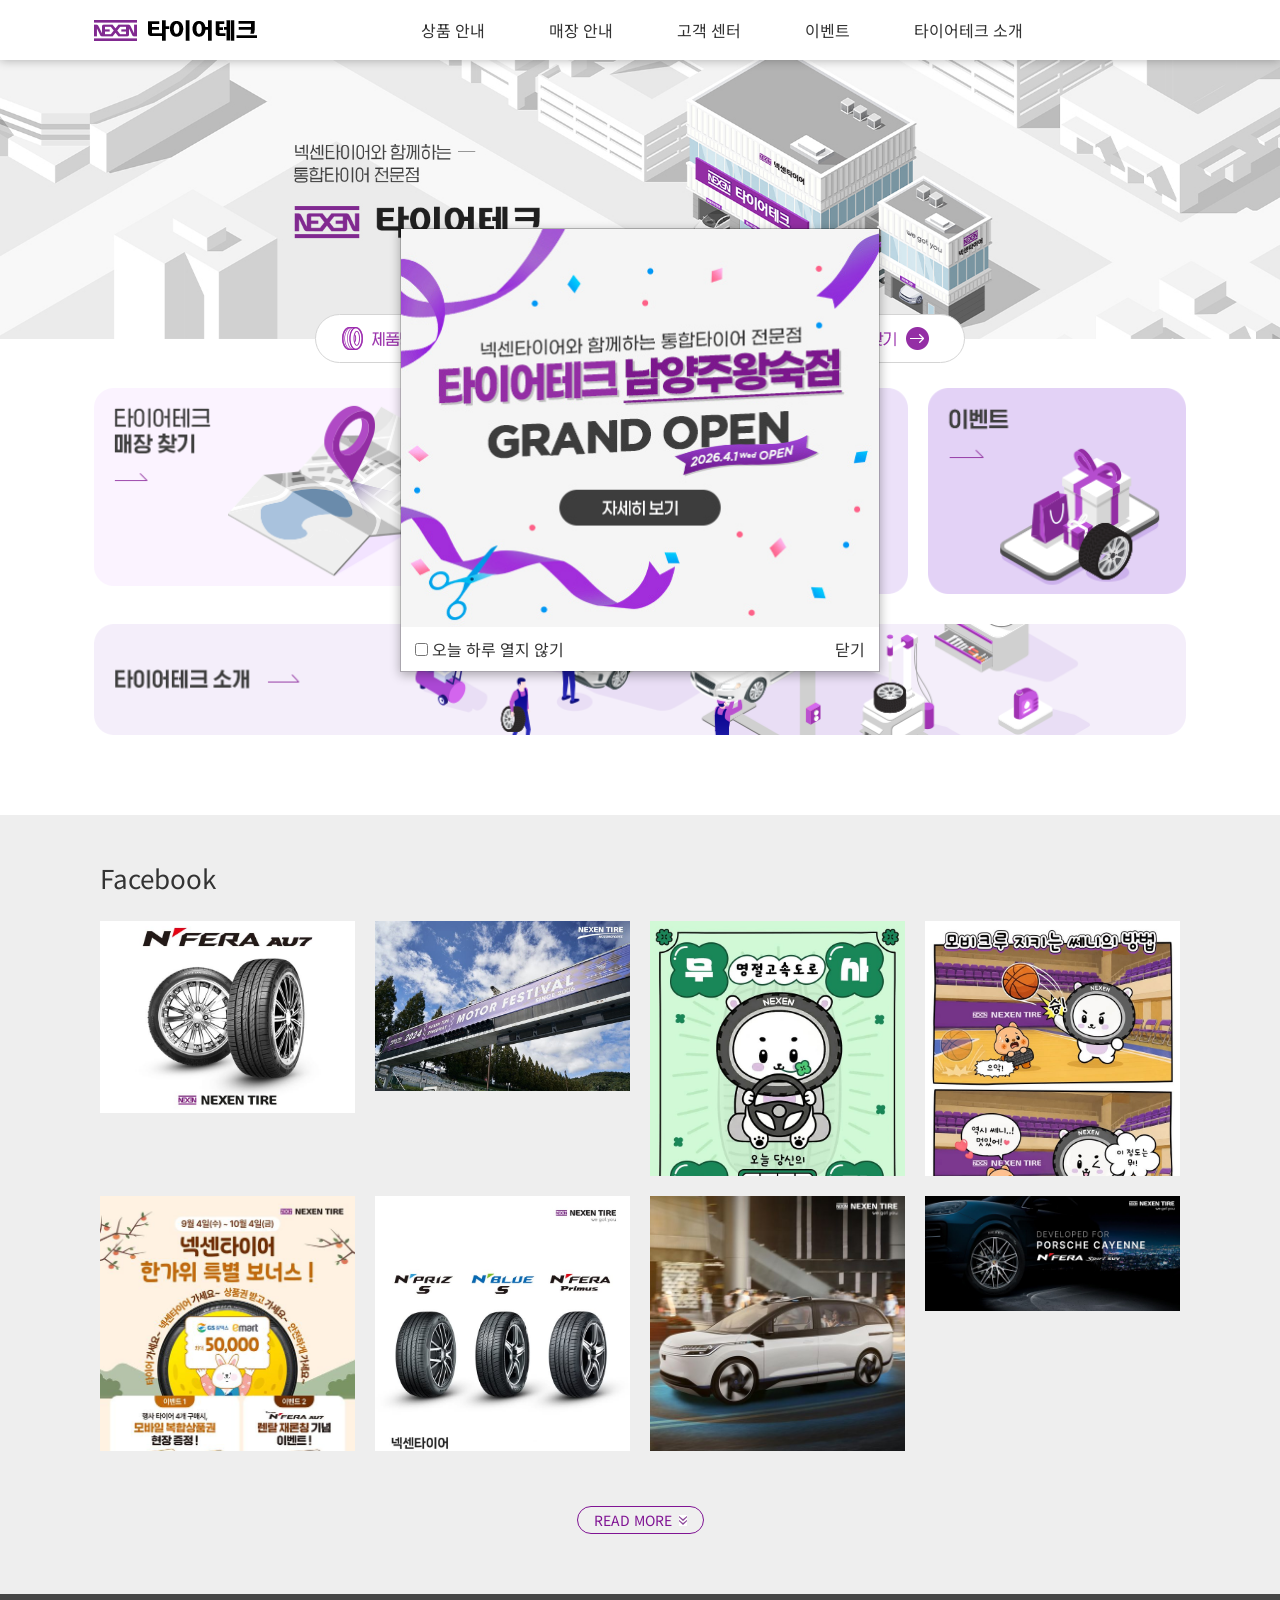
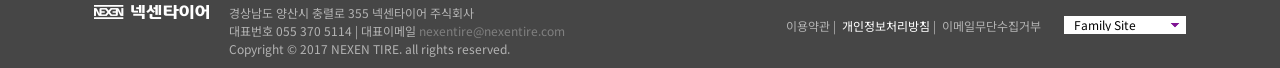
<file: index.html>
<!DOCTYPE html>
<html lang="ko">
<head>
  <meta charset="UTF-8">
  <meta name="viewport" content="width=device-width, initial-scale=1.0">
  <title>Tire-tech</title>
  <link rel="stylesheet" href="css/style.css">
  <script src="script/main.js" defer></script>
  <script src="script/index.js" defer></script>
</head>
<body>
  <div id="header_container">
    <header>
      <h1><a href="index.html">타이어테크</a></h1>
      <button class="trigger">
        <span class="bar"></span>
        <span class="bar"></span>
        <span class="bar"></span>
      </button>
      <nav class="gnb">
        <ul class="navList">
          <li>
            <a href="#" class="mainBtn">
              <span>상품 안내</span>
              <div class="icon"></div>
            </a>
            <ul class="sub">
              <li><a href="product1.html">내 차에 맞는 <br>타이어 찾기</a></li>
              <li><a href="product2.html">승용차용</a></li>
              <li><a href="product3.html">SUV용</a></li>
              <li><a href="product4.html">전기차용</a></li>
              <li><a href="product5.html">VAN & 소형트럭용</a></li>
              <li><a href="product6.html">겨울용</a></li>
              <li><a href="product7.html">보증제 안내</a></li>
            </ul>
          </li>
          <li>
            <a href="#" class="mainBtn">
              <span>매장 안내</span>
              <div class="icon"></div>
            </a>
            <ul class="sub">
              <li><a href="shop.html">매장 찾기</a></li>
              <li><a href="shop.html">신규 매장 안내</a></li>
              <li><a href="shop.html">우수 매장 안내</a></li>
            </ul>
          </li>
          <li>
            <a href="#" class="mainBtn">
              <span>고객 센터</span>
              <div class="icon"></div>
            </a>
            <ul class="sub">
              <li><a href="center.html">공지</a></li>
              <li><a href="center.html">고객 문의</a></li>
              <li><a href="center.html">타이어 상식</a></li>
              <li><a href="center.html">타이어 <br>자가 진단</a></li>
            </ul>
          </li>
          <li>
            <a href="event.html" class="mainBtn">
              <span>이벤트</span>
              <div class="icon"></div>
            </a>
            <ul class="sub">
              <li><a href="event.html">이벤트</a></li>
            </ul>
          </li>
          <li>
            <a href="about.html" class="mainBtn">
              <span>타이어테크 소개</span>
              <div class="icon"></div>
            </a>
            <ul class="sub">
              <li><a href="about.html">이벤트</a></li>
              <li><a href="about.html">가맹점 <br>개설 안내</a></li>
              <li><a href="about.html">광고/홍보</a></li>
            </ul>
          </li>
        </ul>
      </nav>
    </header>
    <div class="sub_shadow"></div>
  </div>

  <div id="visual">
    <img src="img/keyvisual2.jpg" alt="desktop 이미지" class="desktop">
    <img src="img/m_keyvisual.jpg" alt="mobile 이미지" class="mobile">
  </div>

  <main id="main_container">
    <section class="search_wrap">
      <article class="search">
        <ul>
          <li>
            <a href="#">
              <img src="img/find_01.png" alt="d제품명으로 찾기" class="desktop">
              <img src="img/m_find_01.png" alt="m제품명으로 찾기" class="mobile">
            </a>
          </li>
          <li>
            <a href="#">
              <img src="img/find_02.png" alt="d차종으로 찾기" class="desktop">
              <img src="img/m_find_02.png" alt="m차종으로 찾기" class="mobile">
            </a>
          </li>
          <li>
            <a href="#">
              <img src="img/find_03.png" alt="d사이즈로 찾기" class="desktop">
              <img src="img/m_find_03.png" alt="m사이즈로 찾기" class="mobile">
            </a>
          </li>
        </ul>
      </article>
    </section>
    <section class="service_wrap">
      <div class="service">
        <article class="service_item1">
          <a href="#">
            <img src="img/block3_01.png" alt="d매장찾기" class="desktop">
            <img src="img/m_block3_01.png" alt="m매장찾기" class="mobile">
          </a>
        </article>
        <article class="service_item2">
          <a href="#">
            <img src="img/block3_02.png" alt="d고객문의" class="desktop">
            <img src="img/m_block3_02.png" alt="m고객문의" class="mobile">
          </a>
        </article>
        <article class="service_item3">
          <a href="event.html">
            <img src="img/block3_03.png" alt="d이벤트" class="desktop">
            <img src="img/m_block3_03.png" alt="m이벤트" class="mobile">
          </a>
        </article>
        <article class="service_item4">
          <a href="about.html">
            <img src="img/block3_04.png" alt="d소개" class="desktop">
            <img src="img/m_block3_04.png" alt="m소개" class="mobile">
          </a>
        </article>
      </div>
    </section>
  </main>

  <div id="sns_container">
    <div class="sns">
      <h3>Facebook</h3>
      <ul class="item_wrap">
        <li class="item">
          <a href="#">
            <figure><img src="img/sns/sns01.jpg" alt=""></figure>
          </a>
        </li>
        <li class="item">
          <a href="#">
            <figure><img src="img/sns/sns02.jpg" alt=""></figure>
          </a>
        </li>
        <li class="item">
          <a href="#">
            <figure><img src="img/sns/sns03.jpg" alt=""></figure>
          </a>
        </li>
        <li class="item">
          <a href="#">
            <figure><img src="img/sns/sns04.jpg" alt=""></figure>
          </a>
        </li>
        <li class="item">
          <a href="#">
            <figure><img src="img/sns/sns05.jpg" alt=""></figure>
          </a>
        </li>
        <li class="item">
          <a href="#">
            <figure><img src="img/sns/sns06.jpg" alt=""></figure>
          </a>
        </li>
        <li class="item">
          <a href="#">
            <figure><img src="img/sns/sns07.jpg" alt=""></figure>
          </a>
        </li>
        <li class="item">
          <a href="#">
            <figure><img src="img/sns/sns08.jpg" alt=""></figure>
          </a>
        </li>
      </ul>
      <div class="more">
        <button class="moreBtn">
          <span>READ MORE</span>
        </button>
      </div>
      <ul class="item_wrap itemWrap2">
        <li class="item">
          <a href="#">
            <figure><img src="img/sns/sns01.jpg" alt=""></figure>
          </a>
        </li>
        <li class="item">
          <a href="#">
            <figure><img src="img/sns/sns02.jpg" alt=""></figure>
          </a>
        </li>
        <li class="item">
          <a href="#">
            <figure><img src="img/sns/sns03.jpg" alt=""></figure>
          </a>
        </li>
        <li class="item">
          <a href="#">
            <figure><img src="img/sns/sns04.jpg" alt=""></figure>
          </a>
        </li>
        <li class="item">
          <a href="#">
            <figure><img src="img/sns/sns05.jpg" alt=""></figure>
          </a>
        </li>
        <li class="item">
          <a href="#">
            <figure><img src="img/sns/sns06.jpg" alt=""></figure>
          </a>
        </li>
        <li class="item">
          <a href="#">
            <figure><img src="img/sns/sns07.jpg" alt=""></figure>
          </a>
        </li>
        <li class="item">
          <a href="#">
            <figure><img src="img/sns/sns08.jpg" alt=""></figure>
          </a>
        </li>
      </ul>
    </div>
  </div>

  <div id="footer_container">
    <footer>
      <div class="logo">
        <img src="img/footer_logo.png" alt="타이어테크-푸터">
      </div>
      <div class="info">
        경상남도 양산시 충렬로 355 넥센타이어 주식회사<br>
        대표번호 055 370 5114 | 대표이메일 <a href="nexentire@nexentire.com">nexentire@nexentire.com</a><br>
        Copyright &copy; 2017 NEXEN TIRE. all rights reserved.<br>
      </div>
      <div class="familSite_wrap">
        <select id="fam" onchange=" if(this.value != '')window.open( this.value ); ">
					<option value="">Family Site</option>
					<option value="http://www.nexentire.com/">넥센타이어</option>
					<option value="http://www.tirerental.co.kr">넥스트레벨</option>
					<option value="http://www.nexencorp.co.kr/">㈜넥센</option>
					<option value="http://www.knn.co.kr/">KNN</option>
					<option value="http://www.facebook.com/nexentire.korea">넥센타이어 페이스북</option>
					<option value="http://www.youtube.com/user/nexentireglobal">넥센타이어 유튜브</option>
				</select>
      </div>
      <div class="link_wrap">
        <a href="#">이용약관</a>|
        <a href="#">개인정보처리방침</a>|
        <a href="#">이메일무단수집거부</a>
      </div>
    </footer>
  </div>

  <div id="popup">
    <div class="popup_content">
      <figure>
        <img src="img/banner1.jpg" alt="">
      </figure>
      <div class="popup_footer">
        <label>
          <input type="checkbox"> 오늘 하루 열지 않기
        </label>
        <a href="#" class="popup_close">닫기</a>
      </div>
    </div>
  </div>
</body>
</html>
</file>
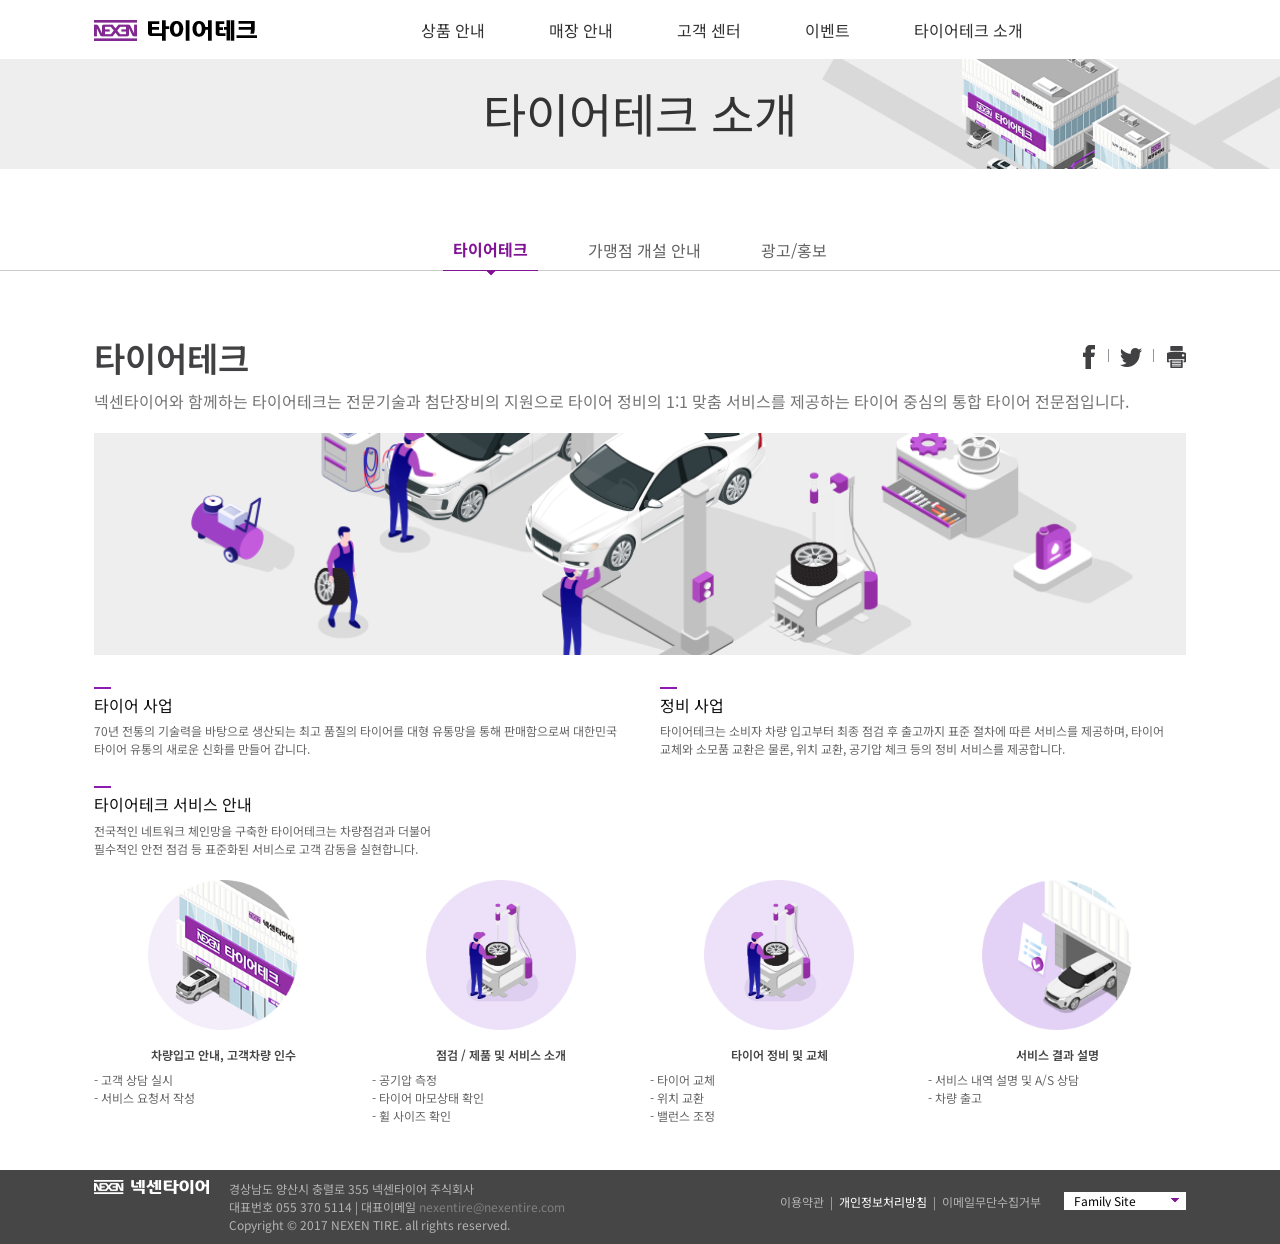
<file: about.html>
<!DOCTYPE html>
<html lang="ko">
<head>
  <meta charset="UTF-8">
  <meta name="viewport" content="width=device-width, initial-scale=1.0">
  <title>타이어테크 소개::Tire-tech</title>
  <link rel="stylesheet" href="css/style.css">
  <script src="script/main.js" defer></script>

</head>
<body>
  <div id="header_container">
    <header>
      <h1><a href="index.html">타이어테크</a></h1>
      <button class="trigger">
        <span class="bar"></span>
        <span class="bar"></span>
        <span class="bar"></span>
      </button>
      <nav class="gnb">
        <ul class="navList">
          <li>
            <a href="#" class="mainBtn">
              <span>상품 안내</span>
              <div class="icon"></div>
            </a>
            <ul class="sub">
              <li><a href="product1.html">내 차에 맞는 <br>타이어 찾기</a></li>
              <li><a href="product2.html">승용차용</a></li>
              <li><a href="product3.html">SUV용</a></li>
              <li><a href="product4.html">전기차용</a></li>
              <li><a href="product5.html">VAN & 소형트럭용</a></li>
              <li><a href="product6.html">겨울용</a></li>
              <li><a href="product7.html">보증제 안내</a></li>
            </ul>
          </li>
          <li>
            <a href="#" class="mainBtn">
              <span>매장 안내</span>
              <div class="icon"></div>
            </a>
            <ul class="sub">
              <li><a href="shop.html">매장 찾기</a></li>
              <li><a href="shop.html">신규 매장 안내</a></li>
              <li><a href="shop.html">우수 매장 안내</a></li>
            </ul>
          </li>
          <li>
            <a href="#" class="mainBtn">
              <span>고객 센터</span>
              <div class="icon"></div>
            </a>
            <ul class="sub">
              <li><a href="center.html">공지</a></li>
              <li><a href="center.html">고객 문의</a></li>
              <li><a href="center.html">타이어 상식</a></li>
              <li><a href="center.html">타이어 <br>자가 진단</a></li>
            </ul>
          </li>
          <li>
            <a href="#" class="mainBtn">
              <span>이벤트</span>
              <div class="icon"></div>
            </a>
            <ul class="sub">
              <li><a href="event.html">이벤트</a></li>
            </ul>
          </li>
          <li>
            <a href="#" class="mainBtn">
              <span>타이어테크 소개</span>
              <div class="icon"></div>
            </a>
            <ul class="sub">
              <li><a href="about.html">이벤트</a></li>
              <li><a href="about.html">가맹점 <br>개설 안내</a></li>
              <li><a href="about.html">광고/홍보</a></li>
            </ul>
          </li>
        </ul>
      </nav>
    </header>
    <div class="sub_shadow"></div>
  </div>

  <div id="sub_container">
    <div class="sub_visual">
      <div class="title">
        <h1>타이어테크 소개</h1>
      </div>
      <figure>
        <img src="img/about/tiretech_keyvisual.png" alt="">
      </figure>
    </div> <!-- .sub_visual end -->
  </div>

  <div class="sub_nav">
    <div class="container">
      <table>
        <tr>
          <td class="active"><a href="about.html">타이어테크</a></td>
          <td><a href="about.html">가맹점 개설 안내</a></td>
          <td><a href="about.html">광고/홍보</a></td>
        </tr>
      </table>
    </div>
  </div> <!-- .sub_nav end -->


  <div class="content_wrap">
    <div class="container">
      <div class="sub_content">
        <div class="con_title">
          <div class="title_txt">
            <h3>타이어테크</h3>
            <span>
              넥센타이어와 함께하는 타이어테크는 전문기술과 
              첨단장비의 지원으로 타이어 정비의 1:1 맞춤 서비스를 제공하는 
              타이어 중심의 통합 타이어 전문점입니다.
            </span>
            <figure class="title_img">
              <img src="img/about/tiretech_title.png" alt="타이어테크 정비 서비스">
            </figure>
          </div>

          <div class="sns_btns">
            <a href="#">
              <img src="img/sub/btn_sns1.gif" alt="페이스북">
            </a>
            <a href="#">
              <img src="img/sub/btn_sns2.gif" alt="트위터">
            </a>
            <a href="#">
              <img src="img/sub/btn_print.gif" alt="프린트">
            </a>
          </div>
        </div><!-- .con_title end -->

        <div class="sub_main">
          <!-- 서브 컨텐츠 내용들이 들어가는 곳 -->
          <div class="business_wrap">
            <section class="business_item">
              <h4>타이어 사업</h4>
              <p>
                70년 전통의 기술력을 바탕으로 생산되는 최고 품질의 타이어를
                대형 유통망을 통해 판매함으로써 대한민국 타이어 유통의
                새로운 신화를 만들어 갑니다.
              </p>
            </section>

            <section class="business_item">
              <h4>정비 사업</h4>
              <p>
                타이어테크는 소비자 차량 입고부터 최종 점검 후 출고까지
                표준 절차에 따른 서비스를 제공하며, 타이어 교체와 소모품
                교환은 물론, 위치 교환, 공기압 체크 등의 정비 서비스를
                제공합니다.
              </p>
            </section>
          </div>

          <section class="service_wrap">
            <h4>타이어테크 서비스 안내</h4>
            <p>
              전국적인 네트워크 체인망을 구축한 타이어테크는 차량점검과 더불어<br>
              필수적인 안전 점검 등 표준화된 서비스로 고객 감동을 실현합니다.
            </p>

            <ol class="service_list">
              <li>
                <figure>
                  <img src="img/about/img_s_tiretech_1.png" alt="차량 입고">
                </figure>
                <h5>차량입고 안내, 고객차량 인수</h5>
                <p>
                  - 고객 상담 실시<br>
                  - 서비스 요청서 작성
                </p>
              </li>

              <li>
                <figure>
                  <img src="img/about/img_s_tiretech_3.png" alt="타이어 점검">
                </figure>
                <h5>점검 / 제품 및 서비스 소개</h5>
                <p>
                  - 공기압 측정<br>
                  - 타이어 마모상태 확인<br>
                  - 휠 사이즈 확인
                </p>
              </li>

              <li>
                <figure>
                  <img src="img/about/img_s_tiretech_3.png" alt="타이어 정비 및 교체">
                </figure>
                <h5>타이어 정비 및 교체</h5>
                <p>
                  - 타이어 교체<br>
                  - 위치 교환<br>
                  - 밸런스 조정
                </p>
              </li>

              <li>
                <figure>
                  <img src="img/about/img_s_tiretech_4.png" alt="차량 출고">
                </figure>
                <h5>서비스 결과 설명</h5>
                <p>
                  - 서비스 내역 설명 및 A/S 상담<br>
                  - 차량 출고
                </p>
              </li>
            </ol>
          </section>
        </div><!-- .sub_main end -->
      </div><!-- .sub_content end -->
    </div><!-- .container end -->
  </div><!-- .content_wrap end -->

  <div id="footer_container">
    <footer>
      <div class="logo">
        <img src="img/footer_logo.png" alt="타이어테크-푸터">
      </div>
      <div class="info">
        경상남도 양산시 충렬로 355 넥센타이어 주식회사<br>
        대표번호 055 370 5114 | 대표이메일 <a href="mailto:nexentire@nexentire.com">nexentire@nexentire.com</a><br>
        Copyright &copy; 2017 NEXEN TIRE. all rights reserved.<br>
      </div>
      <div class="familSite_wrap">
        <select id="fam" onchange="if(this.value != '') window.open( this.value ); ">
					<option value="">Family Site</option>
					<option value="http://www.nexentire.com/">넥센타이어</option>
					<option value="http://www.tirerental.co.kr">넥스트레벨</option>
					<option value="http://www.nexencorp.co.kr/">㈜넥센</option>
					<option value="http://www.knn.co.kr/">KNN</option>
					<option value="http://www.facebook.com/nexentire.korea">넥센타이어 페이스북</option>
					<option value="http://www.youtube.com/user/nexentireglobal">넥센타이어 유튜브</option>
				</select>
      </div>
      <div class="link_wrap">
        <a href="#">이용약관</a> | 
        <a href="#">개인정보처리방침</a> | 
        <a href="#">이메일무단수집거부</a>
      </div>
    </footer>
  </div>
</body>
</html>
</file>
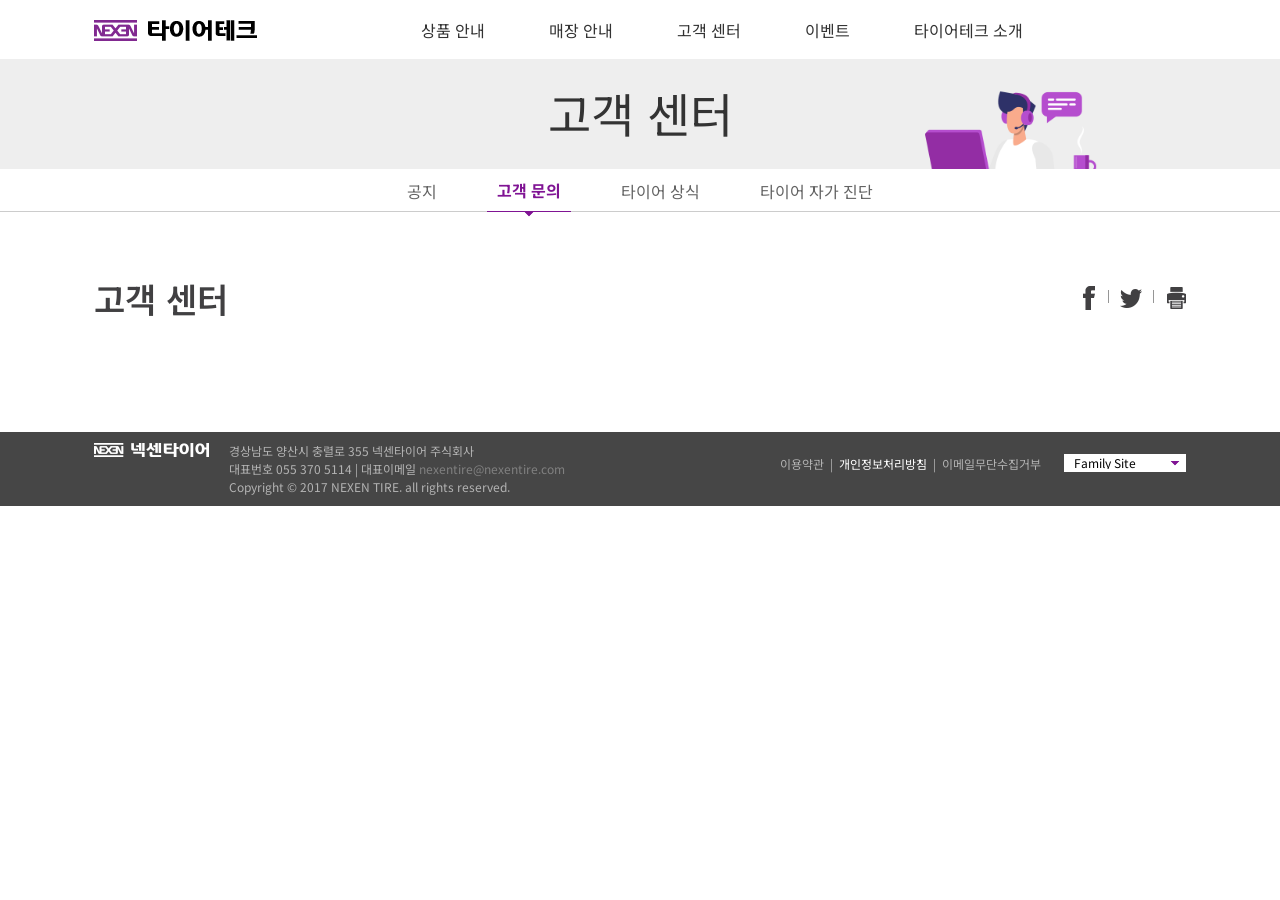
<file: center.html>
<!DOCTYPE html>
<html lang="ko">
<head>
  <meta charset="UTF-8">
  <meta name="viewport" content="width=device-width, initial-scale=1.0">
  <title>고객 센터::Tire-tech</title>
  <link rel="stylesheet" href="css/style.css">
  <script src="script/main.js" defer></script>
</head>
<body>
  <div id="header_container">
    <header>
      <h1><a href="index.html">타이어테크</a></h1>
      <button class="trigger">
        <span class="bar"></span>
        <span class="bar"></span>
        <span class="bar"></span>
      </button>
      <nav class="gnb">
        <ul class="navList">
          <li>
            <a href="#" class="mainBtn">
              <span>상품 안내</span>
              <div class="icon"></div>
            </a>
            <ul class="sub">
              <li><a href="product1.html">내 차에 맞는 <br>타이어 찾기</a></li>
              <li><a href="product2.html">승용차용</a></li>
              <li><a href="product3.html">SUV용</a></li>
              <li><a href="product4.html">전기차용</a></li>
              <li><a href="product5.html">VAN & 소형트럭용</a></li>
              <li><a href="product6.html">겨울용</a></li>
              <li><a href="product7.html">보증제 안내</a></li>
            </ul>
          </li>
          <li>
            <a href="#" class="mainBtn">
              <span>매장 안내</span>
              <div class="icon"></div>
            </a>
            <ul class="sub">
              <li><a href="shop.html">매장 찾기</a></li>
              <li><a href="shop.html">신규 매장 안내</a></li>
              <li><a href="shop.html">우수 매장 안내</a></li>
            </ul>
          </li>
          <li>
            <a href="#" class="mainBtn">
              <span>고객 센터</span>
              <div class="icon"></div>
            </a>
            <ul class="sub">
              <li><a href="center.html">공지</a></li>
              <li><a href="center.html">고객 문의</a></li>
              <li><a href="center.html">타이어 상식</a></li>
              <li><a href="center.html">타이어 <br>자가 진단</a></li>
            </ul>
          </li>
          <li>
            <a href="#" class="mainBtn">
              <span>이벤트</span>
              <div class="icon"></div>
            </a>
            <ul class="sub">
              <li><a href="event.html">이벤트</a></li>
            </ul>
          </li>
          <li>
            <a href="#" class="mainBtn">
              <span>타이어테크 소개</span>
              <div class="icon"></div>
            </a>
            <ul class="sub">
              <li><a href="about.html">이벤트</a></li>
              <li><a href="about.html">가맹점 <br>개설 안내</a></li>
              <li><a href="about.html">광고/홍보</a></li>
            </ul>
          </li>
        </ul>
      </nav>
    </header>
    <div class="sub_shadow"></div>
  </div>

  <div id="sub_container">
    <div class="sub_visual">
      <div class="title">
        <h1>고객 센터</h1>
      </div>
      <figure>
        <img src="img/sub/customer_keyvisual.png" alt="">
      </figure>
    </div> <!-- .sub_visual end -->
    
    <div class="sub_nav">
      <div class="container">
        <table>
          <tr>
            <td><a href="center.html">공지</a></td>
            <td class="active"><a href="center.html">고객 문의</a></td>
            <td><a href="center.html">타이어 상식</a></td>
            <td><a href="center.html">타이어 자가 진단</a></td>
          </tr>
        </table>
      </div>
    </div> <!-- .sub_nav end -->

    <div class="content_wrap">
      <div class="container">
        <div class="sub_content">
          <div class="con_title">
            <div class="title_txt">
              <h3>고객 센터</h3>
            </div>
            <div class="sns_btns">
              <a href="#">
                <img src="img/sub/btn_sns1.gif" alt="페이스북">
              </a>
              <a href="#">
                <img src="img/sub/btn_sns2.gif" alt="트위터">
              </a>
              <a href="#">
                <img src="img/sub/btn_print.gif" alt="프린트">
              </a>
            </div>
          </div><!-- .con_title end -->    
          <div class="sub_main">
            
            
            <!--서브 컨텐츠 내용들이 들어가는곳 -->
            

          </div> <!-- .sub_main end -->       
        </div><!-- .sub_content end -->
      </div><!-- .container end -->
    </div> <!-- .content_wrap end -->
  </div>

  <div id="footer_container">
    <footer>
      <div class="logo">
        <img src="img/footer_logo.png" alt="타이어테크-푸터">
      </div>
      <div class="info">
        경상남도 양산시 충렬로 355 넥센타이어 주식회사<br>
        대표번호 055 370 5114 | 대표이메일 <a href="mailto:nexentire@nexentire.com">nexentire@nexentire.com</a><br>
        Copyright &copy; 2017 NEXEN TIRE. all rights reserved.<br>
      </div>
      <div class="familSite_wrap">
        <select id="fam" onchange="if(this.value != '') window.open( this.value ); ">
					<option value="">Family Site</option>
					<option value="http://www.nexentire.com/">넥센타이어</option>
					<option value="http://www.tirerental.co.kr">넥스트레벨</option>
					<option value="http://www.nexencorp.co.kr/">㈜넥센</option>
					<option value="http://www.knn.co.kr/">KNN</option>
					<option value="http://www.facebook.com/nexentire.korea">넥센타이어 페이스북</option>
					<option value="http://www.youtube.com/user/nexentireglobal">넥센타이어 유튜브</option>
				</select>
      </div>
      <div class="link_wrap">
        <a href="#">이용약관</a> | 
        <a href="#">개인정보처리방침</a> | 
        <a href="#">이메일무단수집거부</a>
      </div>
    </footer>
  </div>
</body>
</html>
</file>
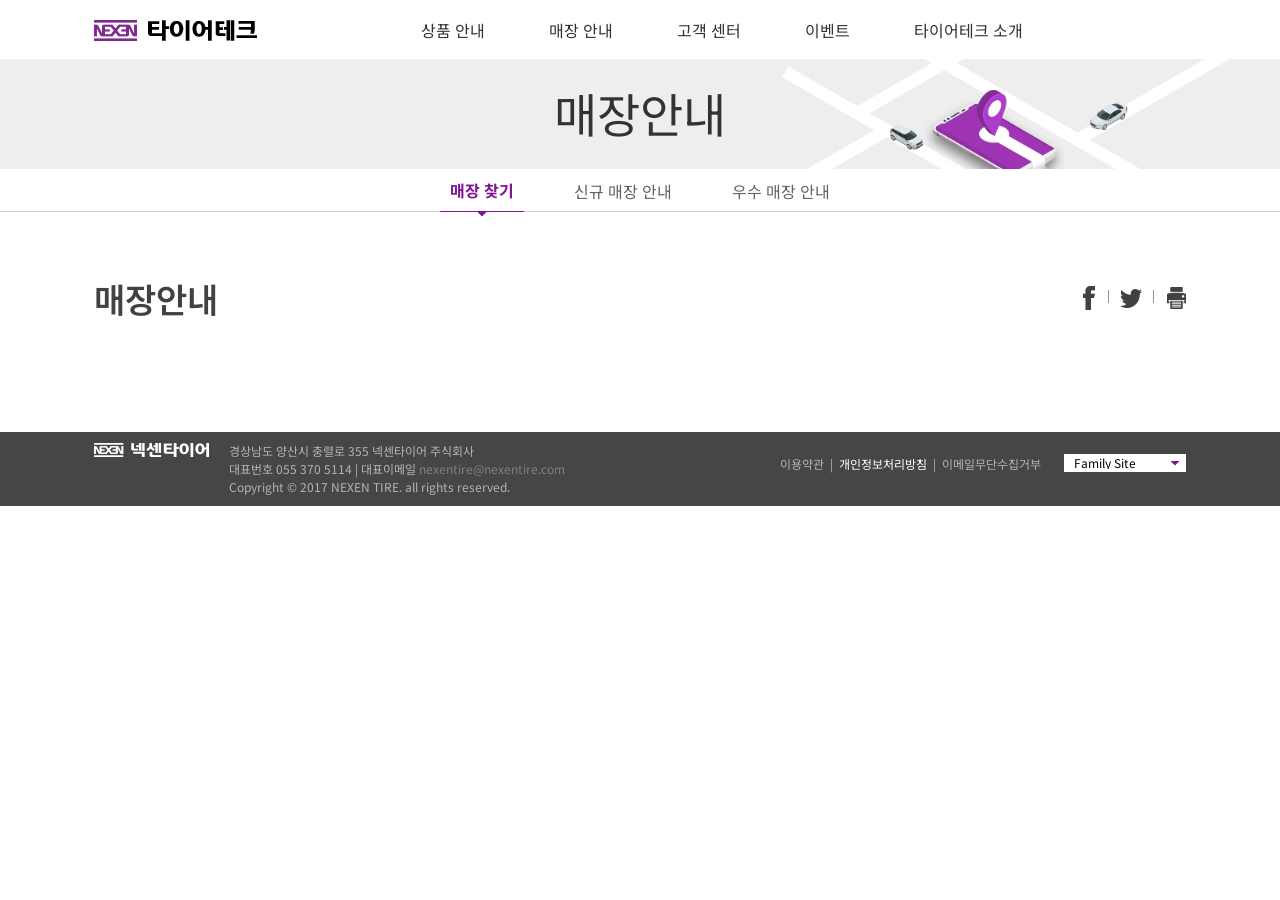
<file: shop.html>
<!DOCTYPE html>
<html lang="ko">
<head>
  <meta charset="UTF-8">
  <meta name="viewport" content="width=device-width, initial-scale=1.0">
  <title>매장안내::Tire-tech</title>
  <link rel="stylesheet" href="css/style.css">
  <script src="script/main.js" defer></script>
</head>
<body>
  <div id="header_container">
    <header>
      <h1><a href="index.html">타이어테크</a></h1>
      <button class="trigger">
        <span class="bar"></span>
        <span class="bar"></span>
        <span class="bar"></span>
      </button>
      <nav class="gnb">
        <ul class="navList">
          <li>
            <a href="#" class="mainBtn">
              <span>상품 안내</span>
              <div class="icon"></div>
            </a>
            <ul class="sub">
              <li><a href="product1.html">내 차에 맞는 <br>타이어 찾기</a></li>
              <li><a href="product2.html">승용차용</a></li>
              <li><a href="product3.html">SUV용</a></li>
              <li><a href="product4.html">전기차용</a></li>
              <li><a href="product5.html">VAN & 소형트럭용</a></li>
              <li><a href="product6.html">겨울용</a></li>
              <li><a href="product7.html">보증제 안내</a></li>
            </ul>
          </li>
          <li>
            <a href="#" class="mainBtn">
              <span>매장 안내</span>
              <div class="icon"></div>
            </a>
            <ul class="sub">
              <li><a href="shop.html">매장 찾기</a></li>
              <li><a href="shop.html">신규 매장 안내</a></li>
              <li><a href="shop.html">우수 매장 안내</a></li>
            </ul>
          </li>
          <li>
            <a href="#" class="mainBtn">
              <span>고객 센터</span>
              <div class="icon"></div>
            </a>
            <ul class="sub">
              <li><a href="center.html">공지</a></li>
              <li><a href="center.html">고객 문의</a></li>
              <li><a href="center.html">타이어 상식</a></li>
              <li><a href="center.html">타이어 <br>자가 진단</a></li>
            </ul>
          </li>
          <li>
            <a href="#" class="mainBtn">
              <span>이벤트</span>
              <div class="icon"></div>
            </a>
            <ul class="sub">
              <li><a href="event.html">이벤트</a></li>
            </ul>
          </li>
          <li>
            <a href="#" class="mainBtn">
              <span>타이어테크 소개</span>
              <div class="icon"></div>
            </a>
            <ul class="sub">
              <li><a href="about.html">이벤트</a></li>
              <li><a href="about.html">가맹점 <br>개설 안내</a></li>
              <li><a href="about.html">광고/홍보</a></li>
            </ul>
          </li>
        </ul>
      </nav>
    </header>
    <div class="sub_shadow"></div>
  </div>

  <div id="sub_container">
    <div class="sub_visual">
      <div class="title">
        <h1>매장안내</h1>
      </div>
      <figure>
        <img src="img/sub/service_keyvisual.png" alt="">
      </figure>
    </div> <!-- .sub_visual end -->
    
    <div class="sub_nav">
      <div class="container">
        <table>
          <tr>
            <td class="active"><a href="shop.html">매장 찾기</a></td>
            <td><a href="shop.html">신규 매장 안내</a></td>
            <td><a href="shop.html">우수 매장 안내</a></td>
          </tr>
        </table>
      </div>
    </div> <!-- .sub_nav end -->

    <div class="content_wrap">
      <div class="container">
        <div class="sub_content">
          <div class="con_title">
            <div class="title_txt">
              <h3>매장안내</h3>
            </div>
            <div class="sns_btns">
              <a href="#">
                <img src="img/sub/btn_sns1.gif" alt="페이스북">
              </a>
              <a href="#">
                <img src="img/sub/btn_sns2.gif" alt="트위터">
              </a>
              <a href="#">
                <img src="img/sub/btn_print.gif" alt="프린트">
              </a>
            </div>
          </div><!-- .con_title end -->    
          <div class="sub_main">
            
            
            <!--서브 컨텐츠 내용들이 들어가는곳 -->
            

          </div> <!-- .sub_main end -->       
        </div><!-- .sub_content end -->
      </div><!-- .container end -->
    </div> <!-- .content_wrap end -->
  </div>

  <div id="footer_container">
    <footer>
      <div class="logo">
        <img src="img/footer_logo.png" alt="타이어테크-푸터">
      </div>
      <div class="info">
        경상남도 양산시 충렬로 355 넥센타이어 주식회사<br>
        대표번호 055 370 5114 | 대표이메일 <a href="mailto:nexentire@nexentire.com">nexentire@nexentire.com</a><br>
        Copyright &copy; 2017 NEXEN TIRE. all rights reserved.<br>
      </div>
      <div class="familSite_wrap">
        <select id="fam" onchange="if(this.value != '') window.open( this.value ); ">
					<option value="">Family Site</option>
					<option value="http://www.nexentire.com/">넥센타이어</option>
					<option value="http://www.tirerental.co.kr">넥스트레벨</option>
					<option value="http://www.nexencorp.co.kr/">㈜넥센</option>
					<option value="http://www.knn.co.kr/">KNN</option>
					<option value="http://www.facebook.com/nexentire.korea">넥센타이어 페이스북</option>
					<option value="http://www.youtube.com/user/nexentireglobal">넥센타이어 유튜브</option>
				</select>
      </div>
      <div class="link_wrap">
        <a href="#">이용약관</a> | 
        <a href="#">개인정보처리방침</a> | 
        <a href="#">이메일무단수집거부</a>
      </div>
    </footer>
  </div>
</body>
</html>
</file>
<file: css/style.css>
@import url(reset.css);
@import url(head.css);
@import url(visual.css);
@import url(main.css);
@import url(sns.css);
@import url(footer.css);
@import url(sub.css);
</file>
